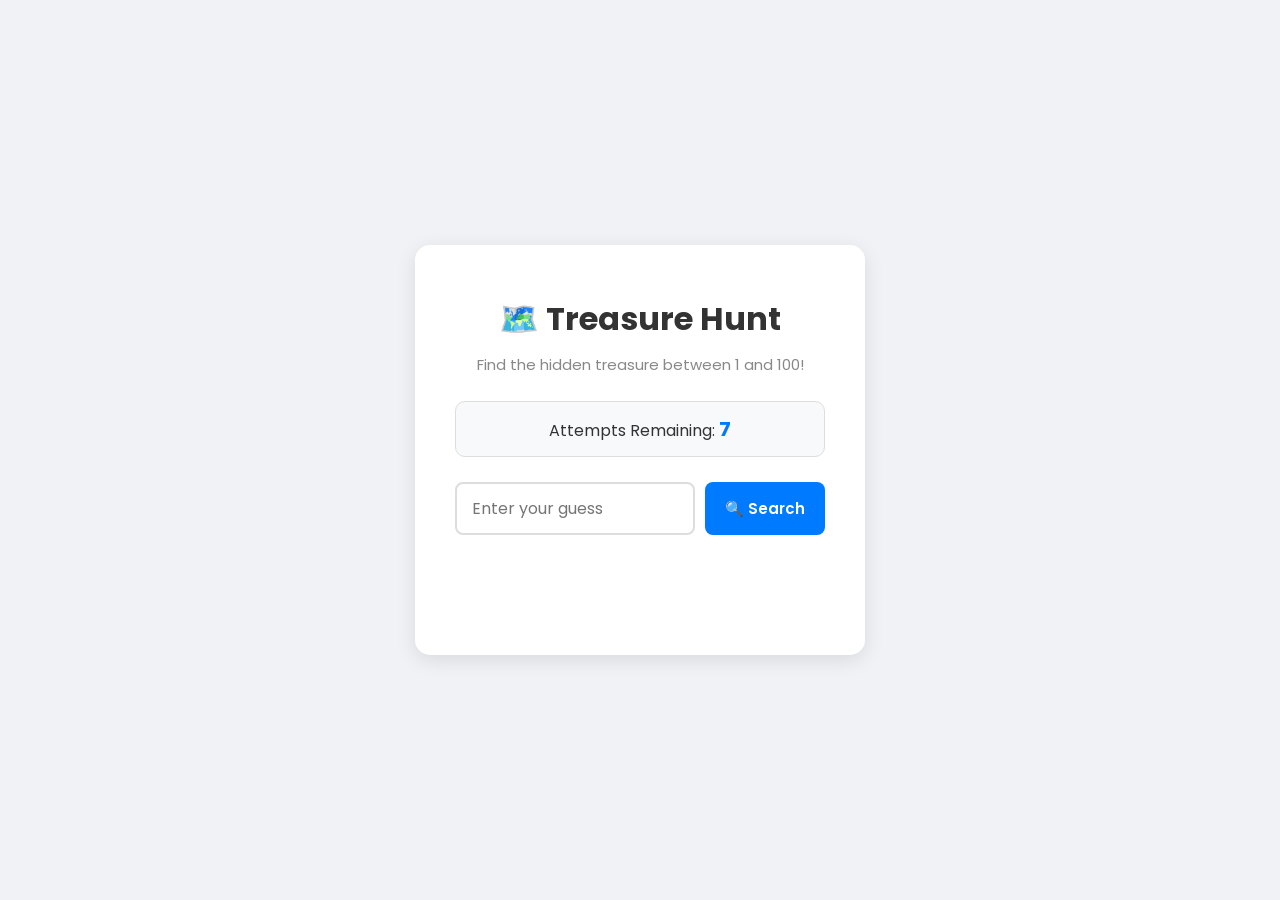
<file: week2/Day1/Files/index.html>
<!DOCTYPE html>
<html lang="en">
<head>
    <meta charset="UTF-8">
    <meta name="viewport" content="width=device-width, initial-scale=1.0">
    <title>Treasure Hunt</title>
    <link rel="stylesheet" href="style.css">
</head>
<body>

    <div class="container">
        <h1>🗺️ Treasure Hunt</h1>
        <p class="subtitle">Find the hidden treasure between 1 and 100!</p>

        <div class="attempts">
            <p>Attempts Remaining: <span id="attempts">7</span></p>
        </div>

        <div class="input-section">
            <input type="number" id="guess" placeholder="Enter your guess" min="1" max="100">
            <button id="searchBtn" onclick="checkGuess()">🔍 Search</button>
        </div>

        <p id="message"></p>

        <button id="playAgainBtn" onclick="resetGame()" style="display:none">🔄 Play Again</button>
    </div>

    <script src="script.js"></script>
</body>
</html>
</file>
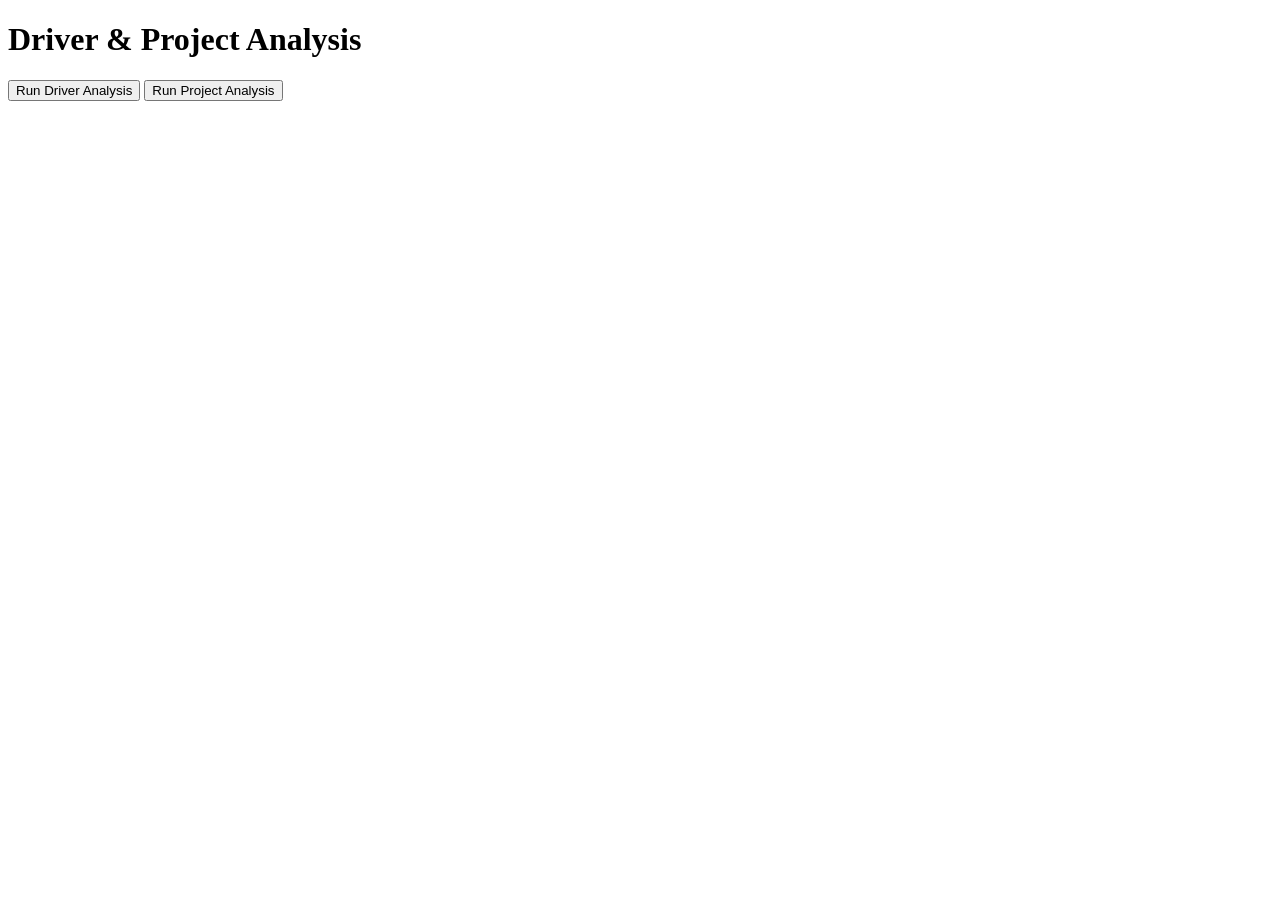
<file: week2/Day2/Files/index.html>
<!DOCTYPE html>
<html lang="en">
<head>
  <meta charset="UTF-8">
  <title>Web Dev Task</title>

</head>
<body>

  <h1>Driver & Project Analysis</h1>

  <button onclick="runDriverAnalysis()">Run Driver Analysis</button>
  <button onclick="runProjectAnalysis()">Run Project Analysis</button>

  <pre id="output"></pre>

  <script src="script.js"></script>
</body>
</html>
</file>
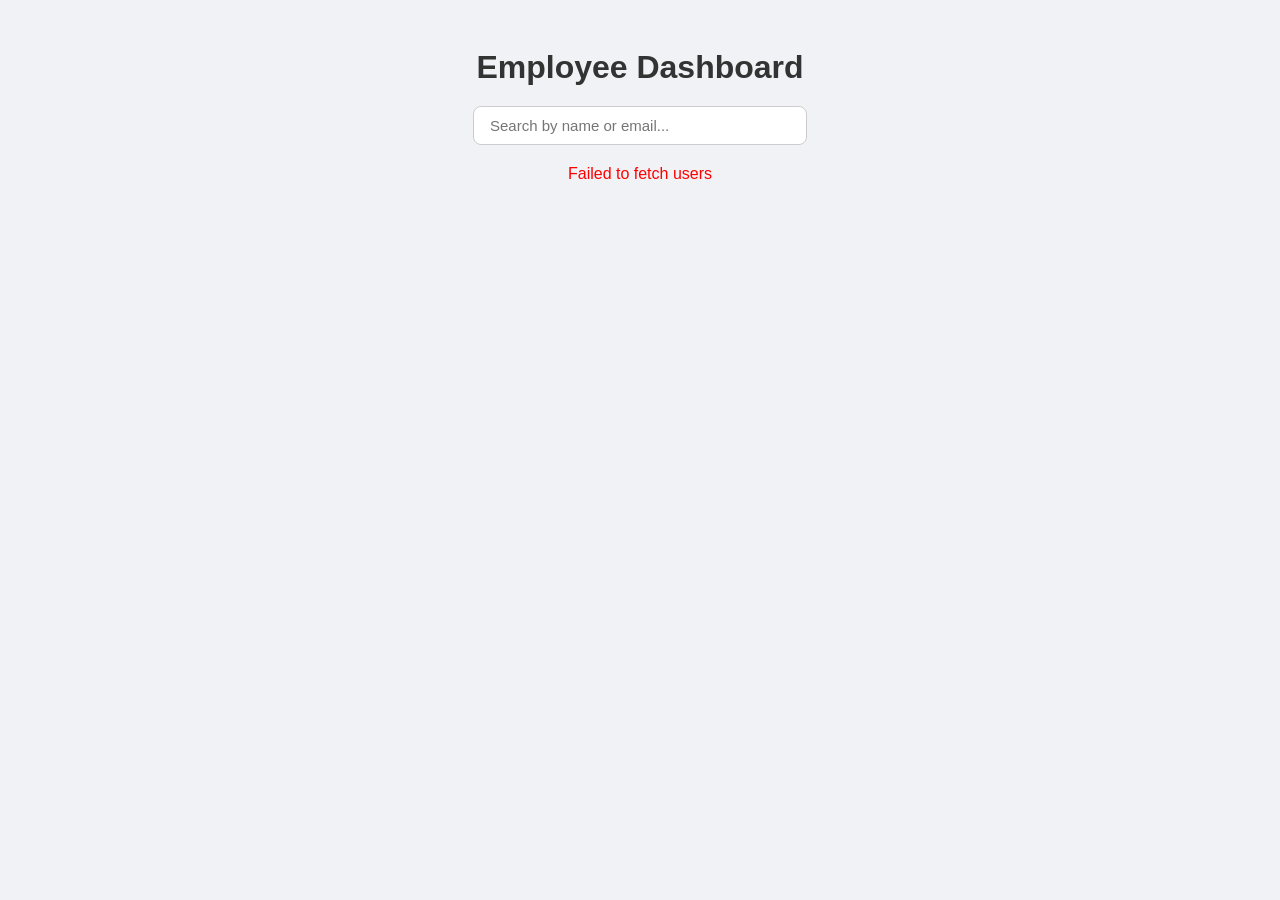
<file: week2/Day3/Files/index.html>
<!DOCTYPE html>
<html lang="en">
<head>
  <meta charset="UTF-8" />
  <title>Employee Dashboard</title>
  <link rel="stylesheet" href="style.css" />
</head>
<body>

  <h1>Employee Dashboard</h1>

  <!-- Search Input -->
  <input type="text" id="searchInput" placeholder="Search by name or email..." />

  <!-- Error Message (hidden by default) -->
  <p id="errorMsg" style="display:none;">Failed to fetch users</p>

  <!-- No Results Message (hidden by default) -->
  <p id="noResults" style="display:none;">No users found</p>

  <!-- Cards will appear here -->
  <div id="grid"></div>

  <script>

    let allUsers = []; // store users globally for search

    fetch('https://jsonplaceholder.typicode.com/users')
      .then(function(response) {
        return response.json();
      })
      .then(function(data) {

        // FILTER: only users where lat is less than 0
        let filtered = data.filter(function(user) {
          return parseFloat(user.address.geo.lat) < 0;
        });

        // SORT: alphabetically by name
        filtered.sort(function(a, b) {
          return a.name.localeCompare(b.name);
        });

        allUsers = filtered; // save for search use
        displayCards(allUsers);

      })
      .catch(function(error) {
        document.getElementById('errorMsg').style.display = 'block';
      });


    // DISPLAY CARDS
    function displayCards(users) {

      let grid = document.getElementById('grid');
      grid.innerHTML = ''; // clear old cards

      if(users.length === 0) {
        document.getElementById('noResults').style.display = 'block';
        return;
      }

      document.getElementById('noResults').style.display = 'none';

      users.forEach(function(user) {

        let card = document.createElement('div');
        let zip = user.address.zipcode;
card.className = zip.startsWith('5') ? 'card special' : 'card';

        card.innerHTML = `
          <h2>${user.name}</h2>
          <p>${user.email}</p>
          <p>${user.address.city}</p>

          <button onclick="showDetails(this)">Show Details</button>

          <div class="details" style="display:none;">
            <p><strong>Address:</strong> ${user.address.street}, ${user.address.suite}, ${user.address.city}</p>
            <p><strong>CatchPhrase:</strong> ${user.company.catchPhrase}</p>
          </div>
        `;

        grid.appendChild(card);

      });
    }


    // SHOW DETAILS — only one at a time
    function showDetails(button) {

      let allDetails = document.querySelectorAll('.details');
      allDetails.forEach(function(detail) {
        detail.style.display = 'none';
      });

      let details = button.nextElementSibling;
      details.style.display = 'block';

    }


    // SEARCH — real time filter
    document.getElementById('searchInput').addEventListener('input', function() {

      let searchValue = this.value.toLowerCase();

      let filtered = allUsers.filter(function(user) {
        return user.name.toLowerCase().includes(searchValue) ||
               user.email.toLowerCase().includes(searchValue);
      });

      displayCards(filtered);

    });

  </script>

</body>
</html>
</file>
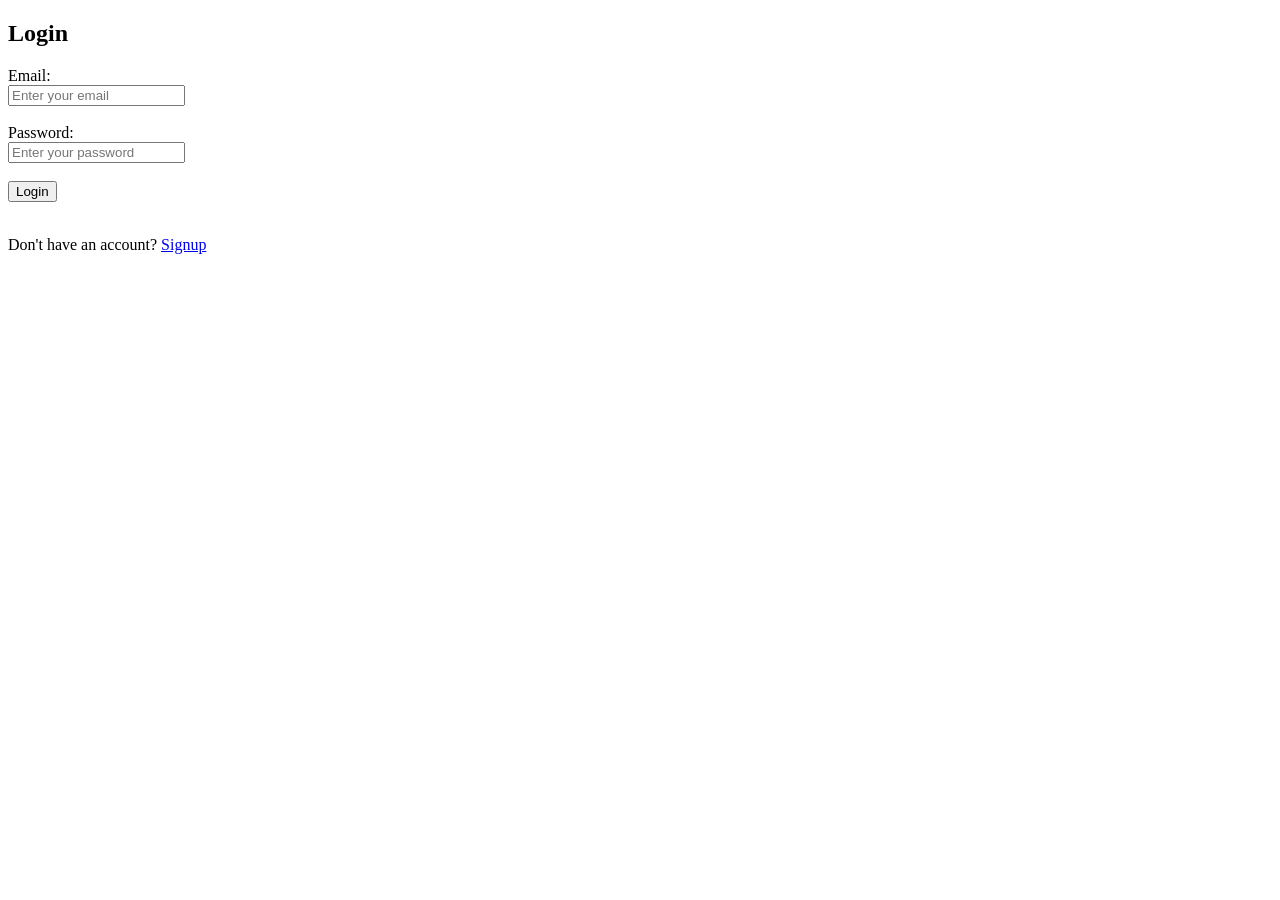
<file: week1/Day1/login.html>
<!DOCTYPE html>
<html lang="en">
<head>
    <meta charset="UTF-8">
    <meta name="viewport" content="width=device-width, initial-scale=1.0">
    <title>Login</title>
</head>
<body>

    <h2>Login</h2>

    <form>
        <label for="email">Email:</label><br>
        <input 
            type="email" 
            id="email" 
            name="email" 
            placeholder="Enter your email" 
            required
        ><br><br>

        <label for="password">Password:</label><br>
        <input 
            type="password" 
            id="password" 
            name="password" 
            placeholder="Enter your password" 
            minlength="8" 
            required
        ><br><br>

        <button type="submit">Login</button>
    </form>

    <br>
    <p>Don't have an account? <a href="signup.html">Signup</a></p>

</body>
</html>
</file>
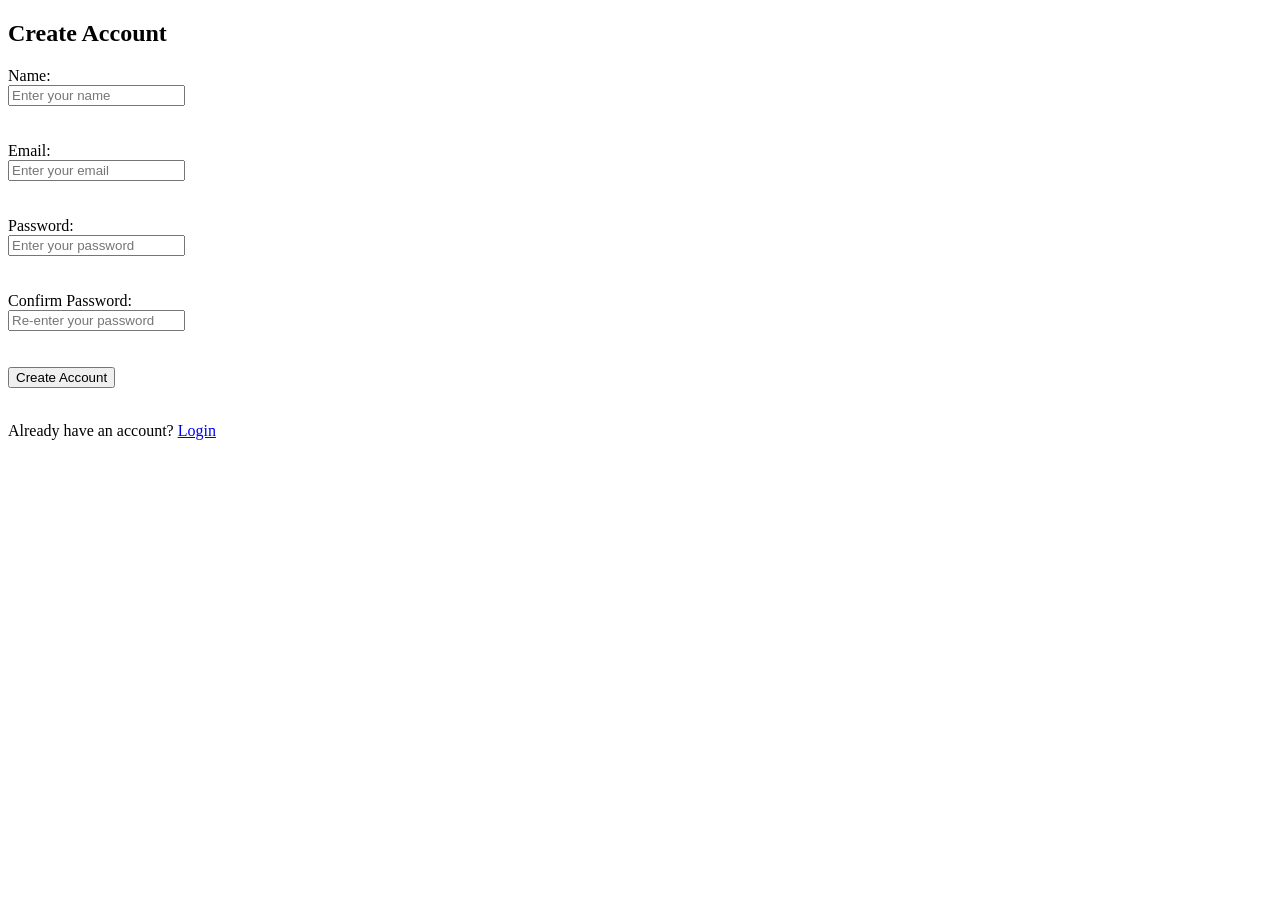
<file: week1/Day1/signup.html>
<!DOCTYPE html>
<html lang="en">
<head>
    <meta charset="UTF-8">
    <meta name="viewport" content="width=device-width, initial-scale=1.0">
    <title>Signup</title>
</head>
<body>

    <h2>Create Account</h2>

    <form>
        <label for="name">Name:</label><br>
        <input 
            type="text" 
            id="name" 
            name="name" 
            placeholder="Enter your name" 
            required
        ><br>
        <span></span><br><br>

        <label for="email">Email:</label><br>
        <input 
            type="email" 
            id="email" 
            name="email" 
            placeholder="Enter your email" 
            required
        ><br>
        <span></span><br><br>

        <label for="password">Password:</label><br>
        <input 
            type="password" 
            id="password" 
            name="password" 
            placeholder="Enter your password" 
            minlength="8" 
            required
        ><br>
        <span></span><br><br>

        <label for="confirm-password">Confirm Password:</label><br>
        <input 
            type="password" 
            id="confirm-password" 
            name="confirm-password" 
            placeholder="Re-enter your password" 
            minlength="8" 
            required
        ><br>
        <span></span><br><br>

        <button type="submit">Create Account</button>
    </form>

    <br>
    <p>Already have an account? <a href="login.html">Login</a></p>

</body>
</html>
</file>
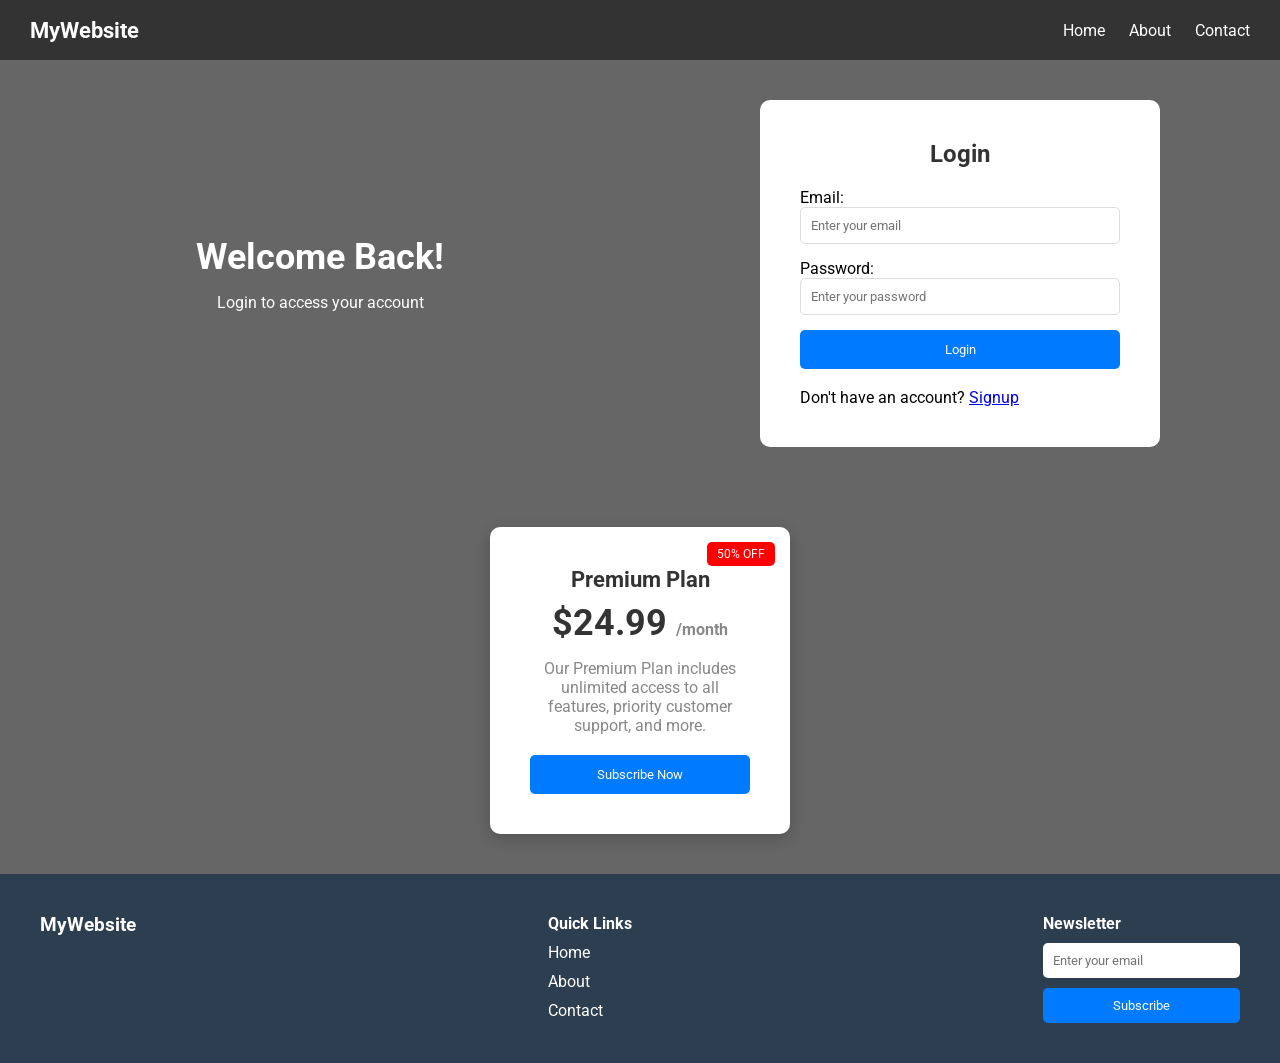
<file: week1/Day2/Files/login.html>
<!DOCTYPE html>
<html lang="en">
<head>
    <meta charset="UTF-8">
    <meta name="viewport" content="width=device-width, initial-scale=1.0">
    <title>Login</title>
    <link rel="stylesheet" href="style.css">
</head>
<body>

    <!-- Header -->
    <header>
        <div class="logo">MyWebsite</div>
        <nav>
            <a href="#">Home</a>
            <a href="#">About</a>
            <a href="#">Contact</a>
        </nav>
    </header>

    <!-- Two Column Layout -->
    <div class="container">

        <!-- Left Side -->
        <div class="left-side">
            <h1>Welcome Back!</h1>
            <p>Login to access your account</p>
        </div>

        <!-- Right Side -->
        <div class="right-side">
            <div class="form-card">
                <h2>Login</h2>

                <form>
                    <label for="email">Email:</label>
                    <input 
                        type="email" 
                        id="email" 
                        name="email" 
                        placeholder="Enter your email" 
                        required
                    >

                    <label for="password">Password:</label>
                    <input 
                        type="password" 
                        id="password" 
                        name="password" 
                        placeholder="Enter your password" 
                        minlength="8" 
                        required
                    >

                    <button type="submit">Login</button>
                </form>

                <br>
                <p>Don't have an account? <a href="signup.html">Signup</a></p>
            </div>
        </div>

    </div>

    <!-- Pricing Card -->
    <div class="pricing-card">
        <div class="badge">50% OFF</div>
        <h3>Premium Plan</h3>
        <div class="price">$24.99 <span>/month</span></div>
        <p>Our Premium Plan includes unlimited access to all features, priority customer support, and more.</p>
        <button>Subscribe Now</button>
    </div>

    <!-- Footer -->
    <footer>
        <div class="footer-col">
            <h3>MyWebsite</h3>
        </div>
        <div class="footer-col">
            <h4>Quick Links</h4>
            <a href="#">Home</a>
            <a href="#">About</a>
            <a href="#">Contact</a>
        </div>
        <div class="footer-col">
            <h4>Newsletter</h4>
            <input type="email" placeholder="Enter your email">
            <button>Subscribe</button>
        </div>
    </footer>

</body>
</html>
</file>
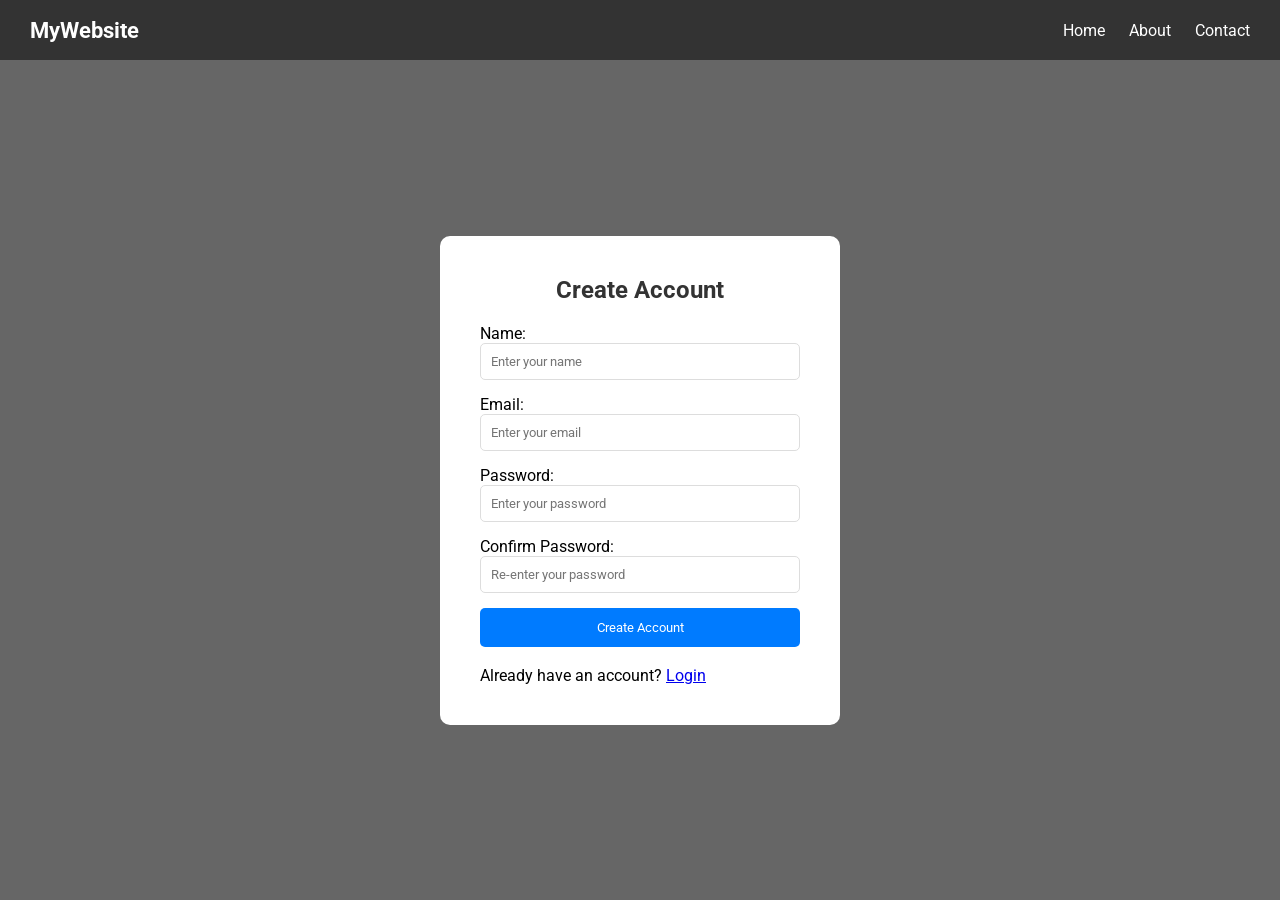
<file: week1/Day2/Files/signup.html>
<!DOCTYPE html>
<html lang="en">
<head>
    <meta charset="UTF-8">
    <meta name="viewport" content="width=device-width, initial-scale=1.0">
    <title>Signup</title>
    <link rel="stylesheet" href="style.css">
</head>
<body>

    <!-- Header -->
    <header>
        <div class="logo">MyWebsite</div>
        <nav>
            <a href="#">Home</a>
            <a href="#">About</a>
            <a href="#">Contact</a>
        </nav>
    </header>

    <!-- Form Card -->
    <div class="form-card">
        <h2>Create Account</h2>

        <form>
            <label for="name">Name:</label>
            <input 
                type="text" 
                id="name" 
                name="name" 
                placeholder="Enter your name" 
                required
            >
            <span></span>

            <label for="email">Email:</label>
            <input 
                type="email" 
                id="email" 
                name="email" 
                placeholder="Enter your email" 
                required
            >
            <span></span>

            <label for="password">Password:</label>
            <input 
                type="password" 
                id="password" 
                name="password" 
                placeholder="Enter your password" 
                minlength="8" 
                required
            >
            <span></span>

            <label for="confirm-password">Confirm Password:</label>
            <input 
                type="password" 
                id="confirm-password" 
                name="confirm-password" 
                placeholder="Re-enter your password" 
                minlength="8" 
                required
            >
            <span></span>

            <button type="submit">Create Account</button>
        </form>

        <br>
        <p>Already have an account? <a href="login.html">Login</a></p>
    </div>

</body>
</html>
</file>
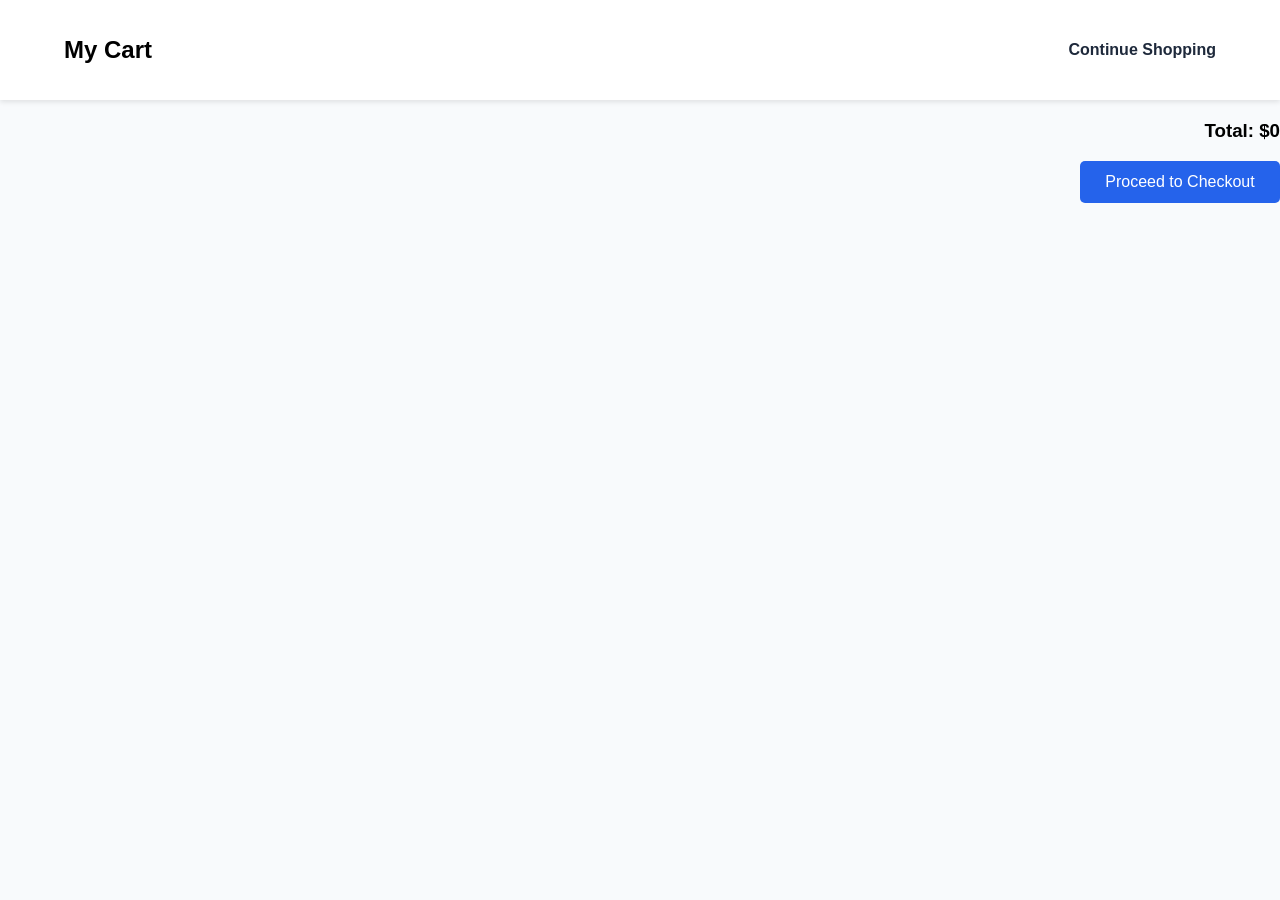
<file: week2/Day4&5/Files/cart.html>
<!-- cart.html -->
<!DOCTYPE html>
<html lang="en">
<head>
    <meta charset="UTF-8">
    <link rel="stylesheet" href="style.css">
    <title>Your Cart</title>
</head>
<body>
    <nav><h1>My Cart</h1><div class="nav-links"><a href="index.html">Continue Shopping</a></div></nav>
    <div class="container">
        <div id="cart-items-container"></div>
        <div style="text-align: right; margin-top: 20px;">
            <h3>Total: $<span id="cart-total">0</span></h3>
            <button style="width: 200px;" onclick="location.href='checkout.html'">Proceed to Checkout</button>
        </div>
    </div>
    <script src="app.js"></script>
    <script>window.onload = displayCart;</script>
</body>
</html>
</file>
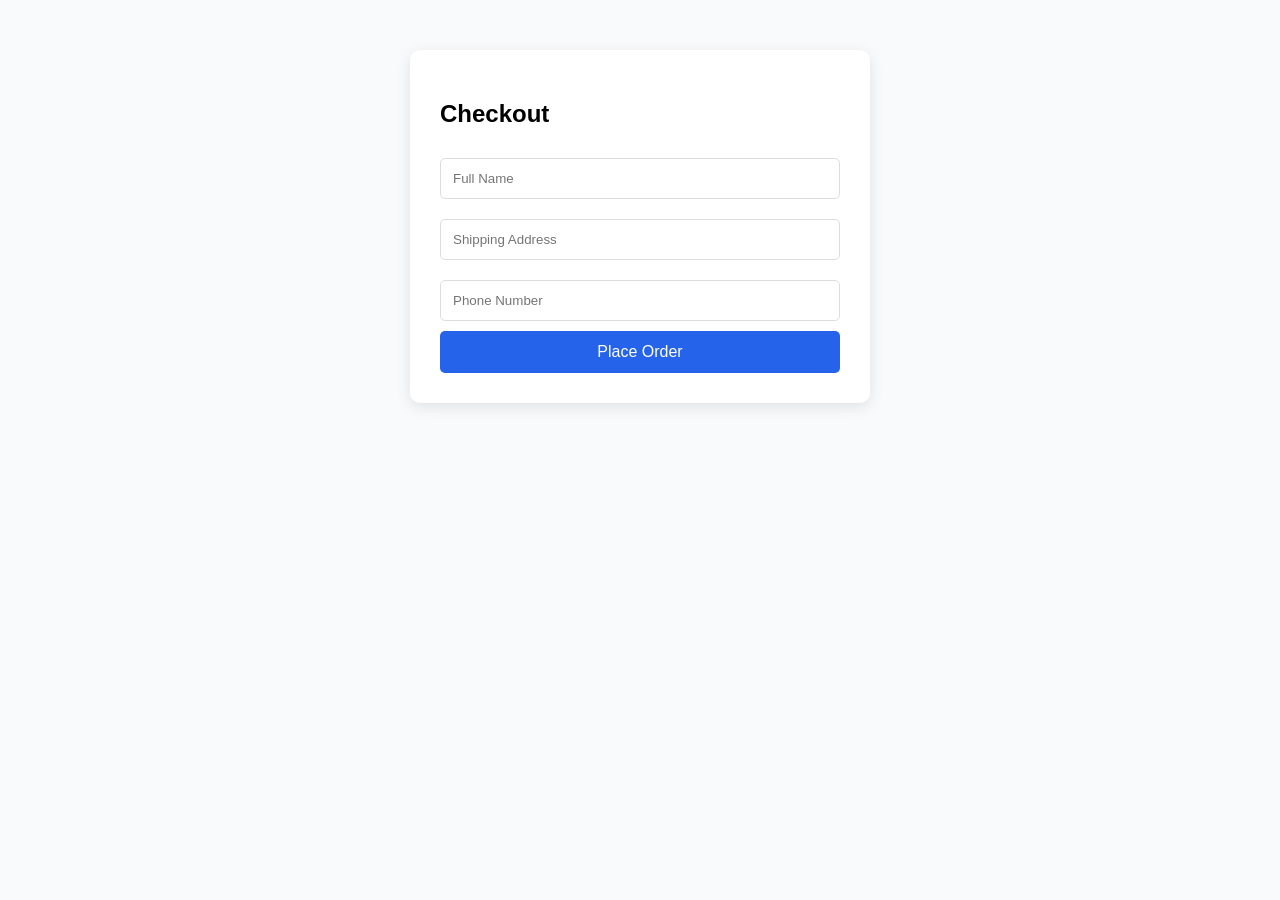
<file: week2/Day4&5/Files/checkout.html>
<!-- checkout.html -->
<!DOCTYPE html>
<html lang="en">
<head>
    <meta charset="UTF-8">
    <link rel="stylesheet" href="style.css">
    <title>Checkout</title>
</head>
<body>
    <div class="form-container">
        <h2>Checkout</h2>
        <input type="text" id="cName" placeholder="Full Name">
        <input type="text" id="cAddress" placeholder="Shipping Address">
        <input type="text" id="cPhone" placeholder="Phone Number">
        <button onclick="placeOrder()">Place Order</button>
    </div>
    <script src="app.js"></script>
</body>
</html>
</file>
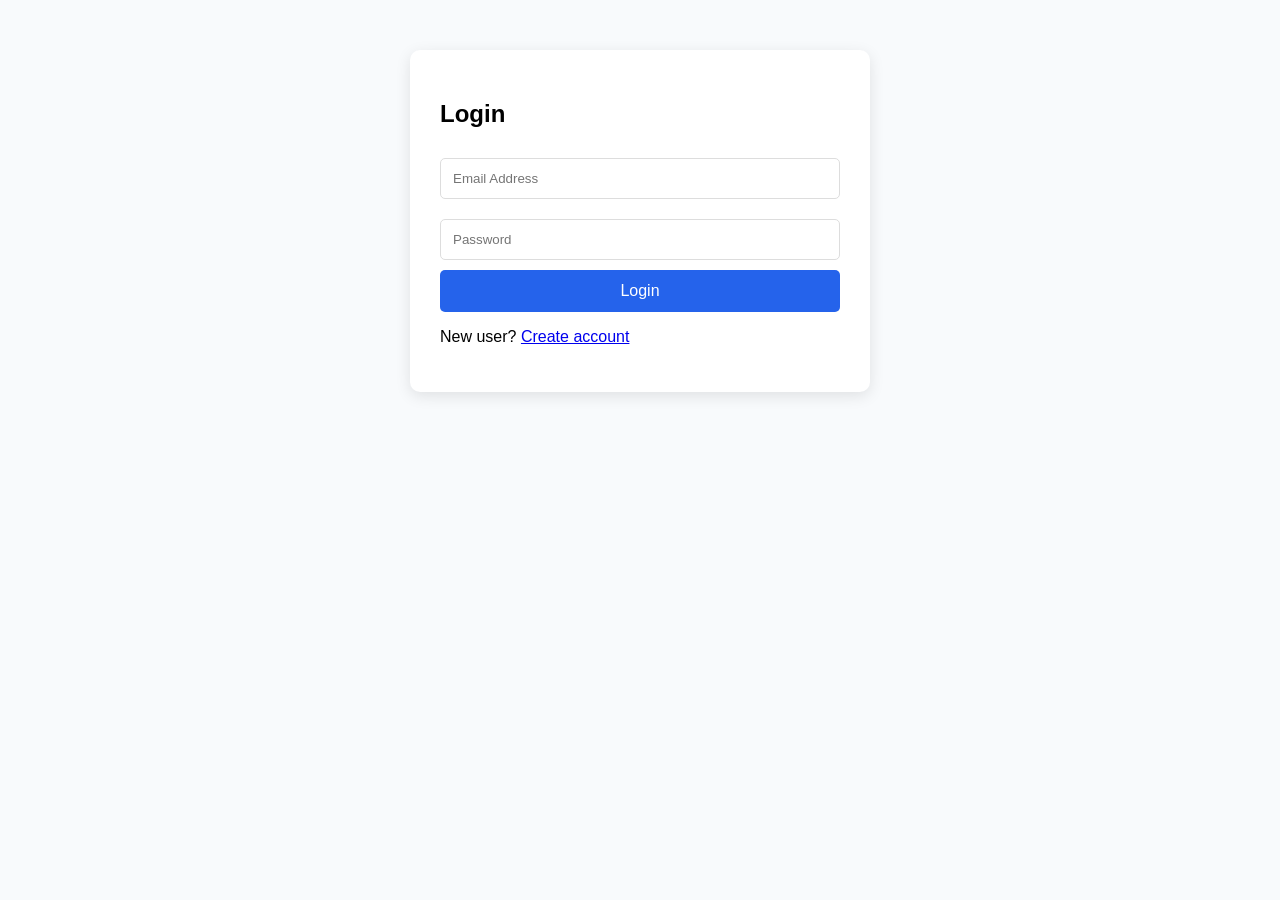
<file: week2/Day4&5/Files/login.html>
<!-- login.html -->
<!DOCTYPE html>
<html lang="en">
<head>
    <meta charset="UTF-8">
    <link rel="stylesheet" href="style.css">
    <title>Login - Mini Store</title>
</head>
<body>
    <div class="form-container">
        <h2>Login</h2>
        <input type="email" id="loginEmail" placeholder="Email Address">
        <input type="password" id="loginPass" placeholder="Password">
        <button onclick="handleLogin()">Login</button>
        <p>New user? <a href="signup.html">Create account</a></p>
    </div>
    <script src="app.js"></script>
</body>
</html>
</file>
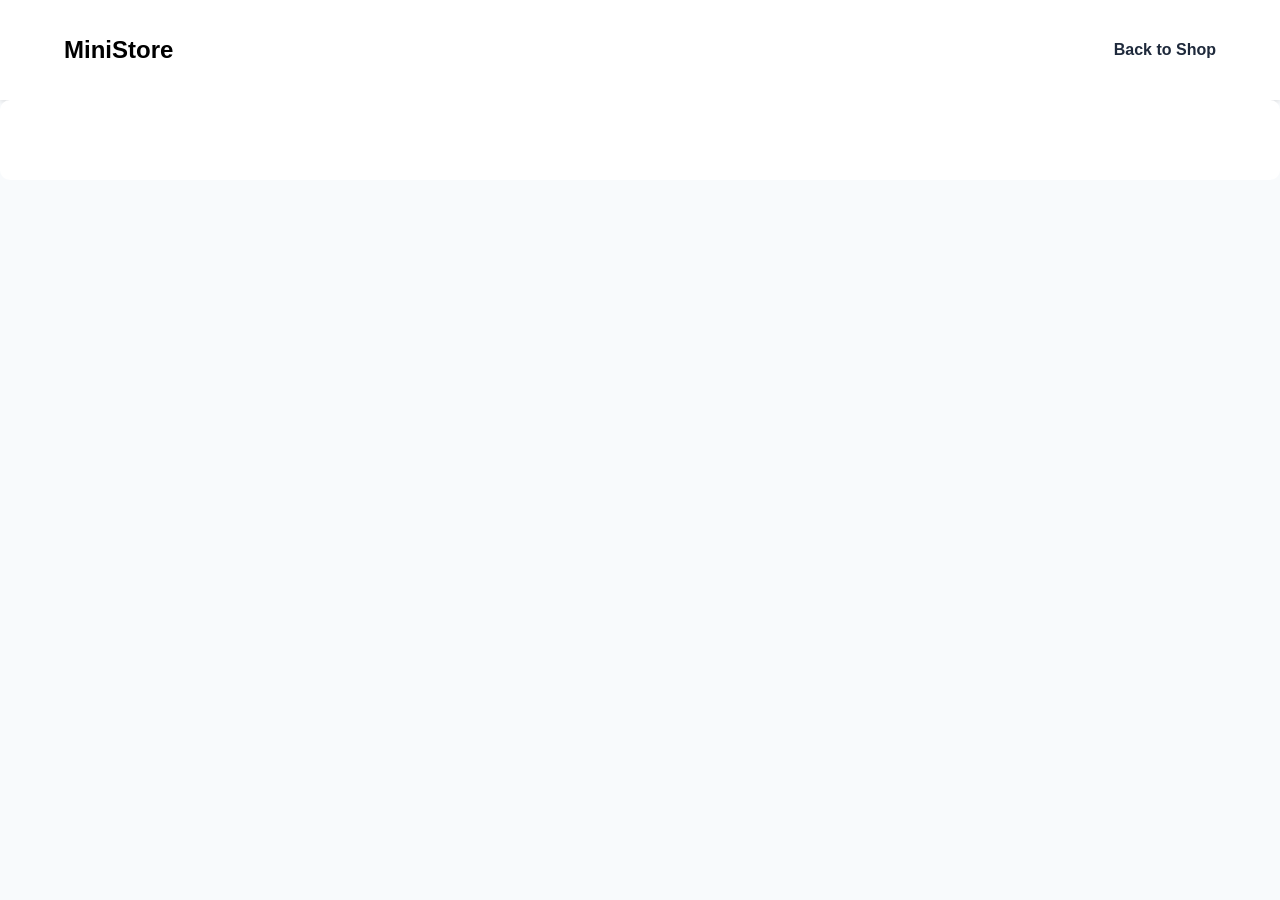
<file: week2/Day4&5/Files/product.html>
<!-- product.html -->
<!DOCTYPE html>
<html lang="en">
<head>
    <meta charset="UTF-8">
    <link rel="stylesheet" href="style.css">
    <title>Product Details</title>
</head>
<body>
    <nav>
        <h1>MiniStore</h1>
        <div class="nav-links"><a href="index.html">Back to Shop</a></div>
    </nav>

    <div class="container" id="product-detail-container" style="display: flex; gap: 50px; background: white; padding: 40px; border-radius: 10px;">
        <!-- Details loaded via JS -->
    </div>

    <script src="app.js"></script>
    <script>window.onload = loadProductDetail;</script>
</body>
</html>
</file>
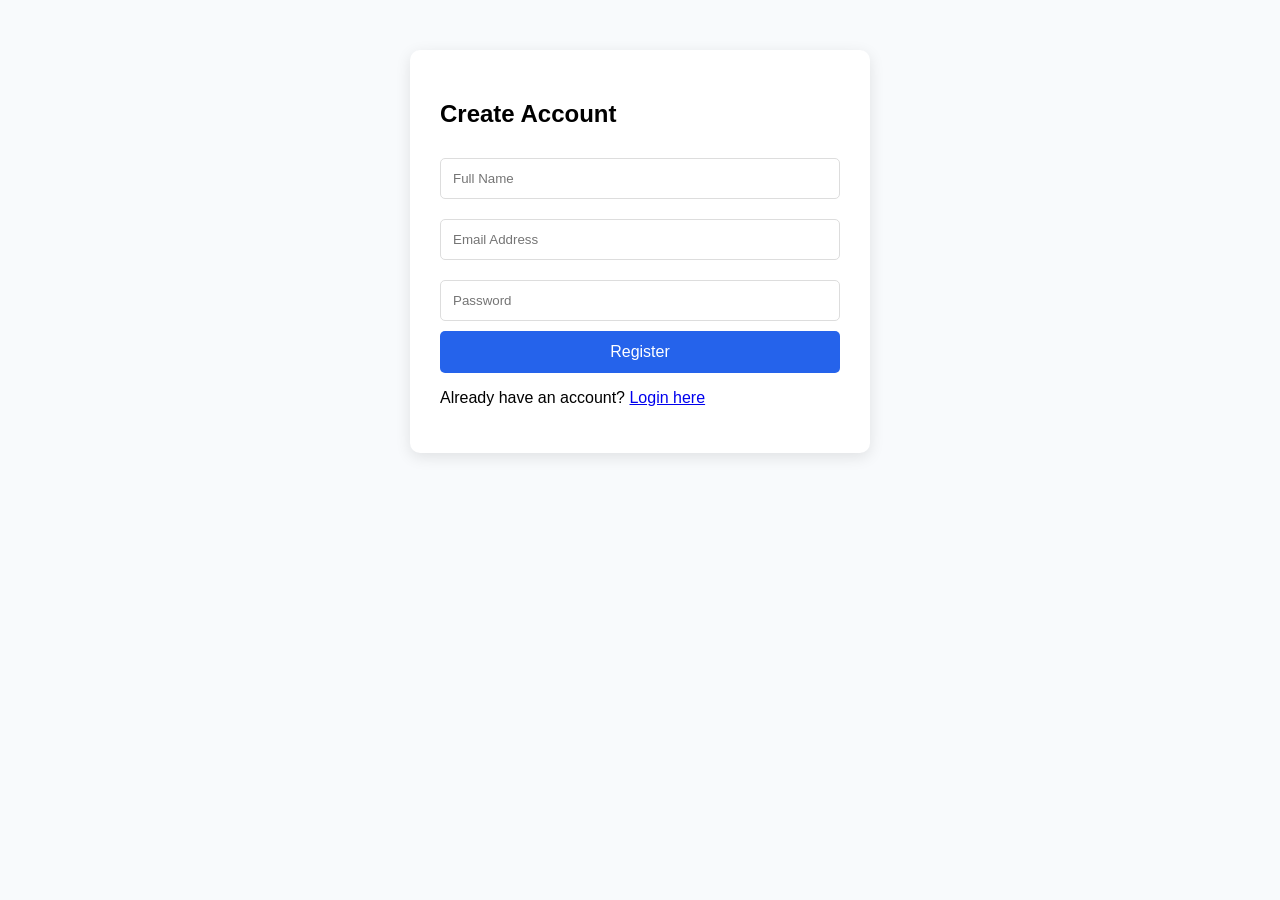
<file: week2/Day4&5/Files/signup.html>
<!-- signup.html -->
<!DOCTYPE html>
<html lang="en">
<head>
    <meta charset="UTF-8">
    <meta name="viewport" content="width=device-width, initial-scale=1.0">
    <link rel="stylesheet" href="style.css">
    <title>Sign Up - Mini Store</title>
</head>
<body>
    <div class="form-container">
        <h2>Create Account</h2>
        <input type="text" id="name" placeholder="Full Name">
        <input type="email" id="email" placeholder="Email Address">
        <input type="password" id="pass" placeholder="Password">
        <button onclick="handleSignup()">Register</button>
        <p>Already have an account? <a href="login.html">Login here</a></p>
    </div>
    <script src="app.js"></script>
</body>
</html>
</file>
<file: week2/Day1/Files/style.css>
/* Import Font */
@import url('https://fonts.googleapis.com/css2?family=Poppins:wght@400;500;600;700&display=swap');

/* Reset */
* {
    margin: 0;
    padding: 0;
    box-sizing: border-box;
    font-family: 'Poppins', sans-serif;
}

body {
    background: #f0f2f5;
    min-height: 100vh;
    display: flex;
    justify-content: center;
    align-items: center;
}

/* Container */
.container {
    background: white;
    padding: 50px 40px;
    border-radius: 15px;
    width: 100%;
    max-width: 450px;
    text-align: center;
    box-shadow: 0 5px 20px rgba(0,0,0,0.1);
}

h1 {
    font-size: 32px;
    color: #333;
    margin-bottom: 10px;
}

.subtitle {
    color: #888;
    font-size: 15px;
    margin-bottom: 25px;
}

/* Attempts */
.attempts {
    background: #f8f9fa;
    padding: 12px 20px;
    border-radius: 10px;
    margin-bottom: 25px;
    border: 1px solid #ddd;
}

.attempts p {
    color: #333;
    font-size: 16px;
}

.attempts span {
    color: #007bff;
    font-weight: 700;
    font-size: 20px;
}

/* Input Section */
.input-section {
    display: flex;
    gap: 10px;
    margin-bottom: 20px;
}

.input-section input {
    flex: 1;
    padding: 12px 15px;
    border: 2px solid #ddd;
    border-radius: 8px;
    font-size: 16px;
    outline: none;
    transition: 0.3s ease;
}

.input-section input:focus {
    border-color: #007bff;
}

.input-section input:disabled {
    background: #f0f0f0;
    cursor: not-allowed;
}

/* Search Button */
#searchBtn {
    padding: 12px 20px;
    background: #007bff;
    color: white;
    border: none;
    border-radius: 8px;
    font-size: 15px;
    font-weight: 600;
    cursor: pointer;
    transition: 0.3s ease;
    width: auto;
}

#searchBtn:hover:not(:disabled) {
    background: #0056b3;
}

#searchBtn:disabled {
    background: #ccc;
    cursor: not-allowed;
}

/* Message */
#message {
    font-size: 18px;
    font-weight: 600;
    margin: 20px 0;
    min-height: 30px;
}

.too-ahead {
    color: #dc3545;
}

.too-behind {
    color: #007bff;
}

.found {
    color: #28a745;
}

.game-over {
    color: #dc3545;
}

/* Play Again Button */
#playAgainBtn {
    padding: 12px 30px;
    background: #28a745;
    color: white;
    border: none;
    border-radius: 8px;
    font-size: 16px;
    font-weight: 600;
    cursor: pointer;
    transition: 0.3s ease;
    width: auto;
    margin-top: 10px;
}

#playAgainBtn:hover {
    background: #218838;
}
</file>
<file: week2/Day3/Files/style.css>
body {
  font-family: Arial, sans-serif;
  background-color: #f0f2f5;
  padding: 20px;
}

h1 {
  text-align: center;
  color: #333;
  margin-bottom: 20px;
}

#searchInput {
  display: block;
  margin: 0 auto 20px auto;
  padding: 10px 16px;
  width: 300px;
  border: 1px solid #ccc;
  border-radius: 8px;
  font-size: 15px;
}

#errorMsg {
  text-align: center;
  color: red;
  font-size: 16px;
}

#noResults {
  text-align: center;
  color: gray;
  font-size: 16px;
}

#grid {
  display: flex;
  flex-wrap: wrap;
  gap: 20px;
  justify-content: center;
}

.card {
  background-color: white;
  border-radius: 12px;
  padding: 20px;
  width: 260px;
  box-shadow: 0 2px 10px rgba(0,0,0,0.1);
}

.card h2 {
  font-size: 18px;
  color: #222;
  margin-bottom: 8px;
}

.card p {
  font-size: 14px;
  color: #555;
  margin-bottom: 6px;
}

.card button {
  margin-top: 10px;
  padding: 8px 14px;
  background-color: #4a90e2;
  color: white;
  border: none;
  border-radius: 8px;
  cursor: pointer;
  font-size: 14px;
}

.card button:hover {
  background-color: #357abd;
}

.details {
  margin-top: 12px;
  padding-top: 10px;
  border-top: 1px solid #eee;
}

.special {
  background-color: #fff8e1;
  border: 2px solid #f9a825;
}

.special h2 {
  color: #e65100;
}
</file>
<file: week1/Day2/Files/style.css>
/* Import Google Font */
@import url('https://fonts.googleapis.com/css2?family=Roboto&display=swap');

/* Entire Page */
* {
    margin: 0;
    padding: 0;
    box-sizing: border-box;
    font-family: 'Roboto', sans-serif;
}


/* Background Image with Dark Overlay */
body {
    min-height: 100vh;
    background-image: linear-gradient(rgba(0,0,0,0.6), rgba(0,0,0,0.6)),
    url('https://images.unsplash.com/photo-1506748686214-e9df14d4d9d0');
    background-size: cover;
    background-position: center;
    display: flex;
    flex-direction: column;
}

/* Header */
header {
    position: relative;
    height: 60px;
    background-color: rgba(0,0,0,0.5);
    padding: 0 30px;
    display: flex;
    align-items: center;
    justify-content: space-between;
}

.logo {
    color: white;
    font-size: 22px;
    font-weight: bold;
}

nav {
    position: absolute;
    right: 30px;
}

nav a {
    color: white;
    text-decoration: none;
    margin-left: 20px;
}

/* Form Card */
.form-card {
    background: white;
    padding: 40px;
    border-radius: 10px;
    width: 400px;
    margin: auto;
}

h2 {
    font-size: 24px;
    color: #333;
    margin-bottom: 20px;
    text-align: center;
}

/* Inputs */
input {
    width: 100%;
    padding: 10px;
    border-radius: 5px;
    border: 1px solid #ddd;
    margin-bottom: 15px;
    outline: none;
    transition: 0.3s ease;
}

input:focus {
    border-color: #007bff;
}

/* Button */
button {
    width: 100%;
    padding: 12px;
    background: #007bff;
    color: white;
    border: none;
    border-radius: 5px;
    cursor: pointer;
    transition: 0.3s ease;
}

button:hover {
    background: #0056b3;
}

/* Responsive */
@media (max-width: 768px) {
    .form-card {
        width: 95%;
        padding: 20px;
    }

    nav {
        position: static;
        display: flex;
        flex-direction: column;
        align-items: center;
    }
}
/* Two Column Layout */
.container {
    display: flex;
    flex: 1;
}

.left-side {
    width: 50%;
    display: flex;
    flex-direction: column;
    justify-content: center;
    align-items: center;
    color: white;
    padding: 40px;
}

.left-side h1 {
    font-size: 36px;
    margin-bottom: 15px;
}

.right-side {
    width: 50%;
    display: flex;
    justify-content: center;
    align-items: center;
    padding: 40px;
}

/* Pricing Card */
.pricing-card {
    background: white;
    border-radius: 10px;
    padding: 40px;
    width: 300px;
    margin: 40px auto;
    text-align: center;
    position: relative;
    box-shadow: 0 4px 15px rgba(0,0,0,0.2);
}

.badge {
    background: red;
    color: white;
    padding: 5px 10px;
    border-radius: 5px;
    position: absolute;
    top: 15px;
    right: 15px;
    font-size: 12px;
}

.pricing-card h3 {
    font-size: 22px;
    color: #333;
    margin-bottom: 10px;
}

.price {
    font-size: 36px;
    font-weight: bold;
    color: #333;
    margin-bottom: 15px;
}

.price span {
    font-size: 16px;
    color: #888;
}

.pricing-card p {
    color: #888;
    margin-bottom: 20px;
}

/* Footer */
footer {
    display: flex;
    justify-content: space-between;
    background: #2c3e50;
    color: white;
    padding: 40px;
}

.footer-col {
    display: flex;
    flex-direction: column;
    gap: 10px;
}

.footer-col a {
    color: white;
    text-decoration: none;
}

.footer-col input {
    padding: 10px;
    border-radius: 5px;
    border: none;
    margin-bottom: 0;
}

.footer-col button {
    padding: 10px;
    background: #007bff;
    color: white;
    border: none;
    border-radius: 5px;
    cursor: pointer;
}

/* Responsive */
@media (max-width: 768px) {
    .container {
        flex-direction: column;
    }

    .left-side, .right-side {
        width: 100%;
    }
}
</file>
<file: week2/Day4&5/Files/style.css>
/* style.css */
:root {
    --primary-color: #2563eb;
    --secondary-color: #1e293b;
    --bg-color: #f8fafc;
}

body {
    font-family: 'Segoe UI', Tahoma, Geneva, Verdana, sans-serif;
    margin: 0;
    background-color: var(--bg-color);
}

/* Navigation Bar */
nav {
    background: white;
    padding: 1rem 5%;
    display: flex;
    justify-content: space-between;
    align-items: center;
    box-shadow: 0 2px 5px rgba(0,0,0,0.1);
}

.nav-links a {
    margin-left: 20px;
    text-decoration: none;
    color: var(--secondary-color);
    font-weight: 600;
}

/* Forms (Login/Signup) */
.form-container {
    max-width: 400px;
    margin: 50px auto;
    background: white;
    padding: 30px;
    border-radius: 10px;
    box-shadow: 0 4px 15px rgba(0,0,0,0.1);
}

input {
    width: 100%;
    padding: 12px;
    margin: 10px 0;
    border: 1px solid #ddd;
    border-radius: 5px;
    box-sizing: border-box;
}

button {
    width: 100%;
    padding: 12px;
    background: var(--primary-color);
    color: white;
    border: none;
    border-radius: 5px;
    cursor: pointer;
    font-size: 16px;
}

button:hover {
    background: #1d4ed8;
}

/* Product Grid */
.product-grid {
    display: grid;
    grid-template-columns: repeat(auto-fit, minmax(250px, 1fr));
    gap: 30px;
    padding: 40px 5%;
}

.product-card {
    background: white;
    padding: 15px;
    border-radius: 10px;
    text-align: center;
    box-shadow: 0 2px 8px rgba(0,0,0,0.05);
}

.product-card img {
    width: 100%;
    height: 200px;
    object-fit: cover;
    border-radius: 5px;
}

/* Cart Styles */
.cart-item {
    display: flex;
    justify-content: space-between;
    align-items: center;
    background: white;
    padding: 15px;
    margin-bottom: 10px;
    border-radius: 8px;
}
</file>
